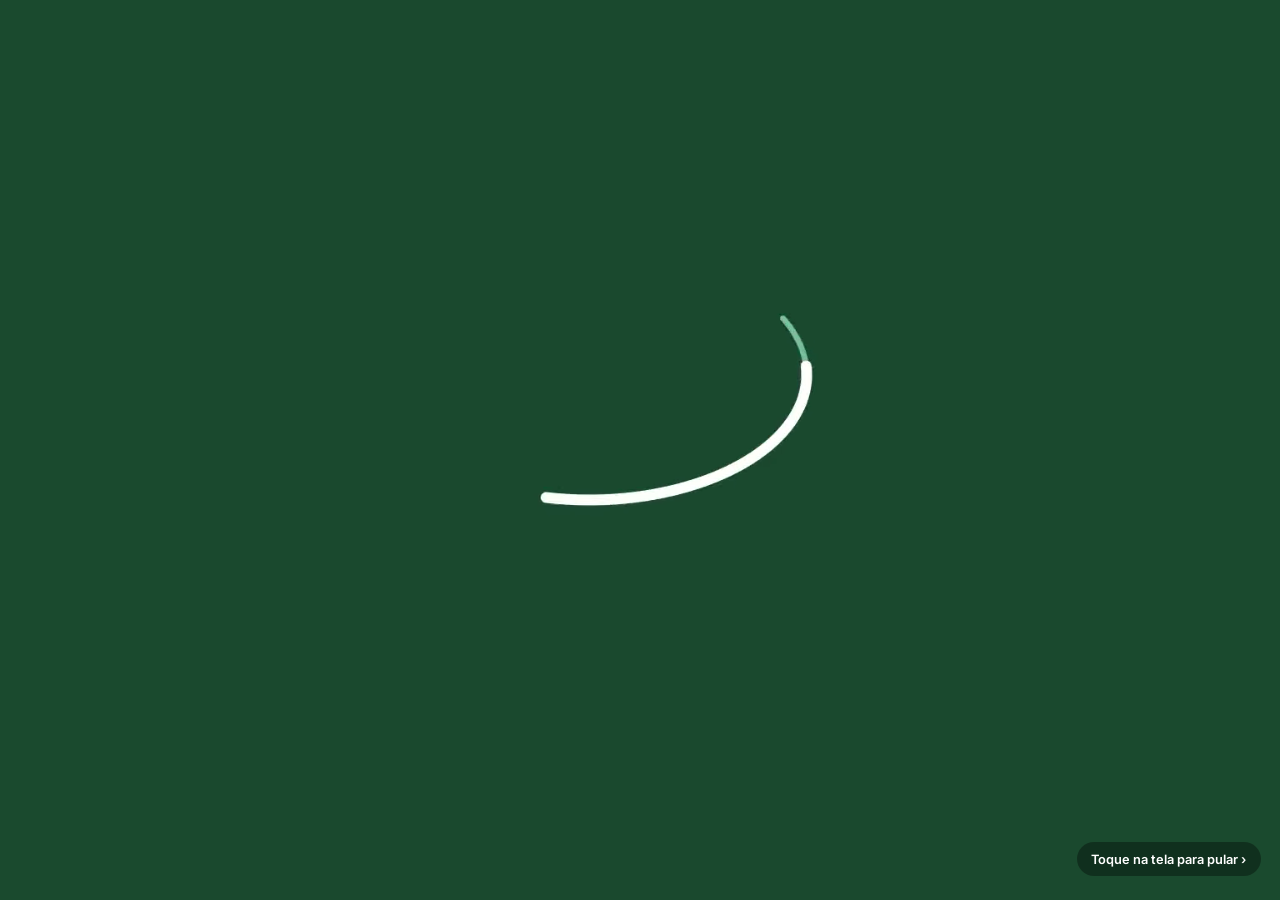
<file: index.html>
<!DOCTYPE html>
<html lang="pt-BR">
<head>
  <meta charset="UTF-8" />
  <meta name="viewport" content="width=device-width, initial-scale=1.0" />
  <title>Echo Jardinagem — Portal dos Condomínios</title>
  <meta name="description" content="Registre solicitações e acompanhe os resultados dos serviços de jardinagem da Echo Jardinagem." />
  <meta name="theme-color" content="#0d2b1a" />
  <!-- App instalável (ícone na tela inicial) -->
  <link rel="manifest" href="manifest.webmanifest" />
  <link rel="icon" href="favicon.ico" sizes="any" />
  <link rel="icon" href="icons/favicon-32.png" type="image/png" sizes="32x32" />
  <link rel="apple-touch-icon" href="icons/apple-touch-icon.png" />
  <meta name="apple-mobile-web-app-capable" content="yes" />
  <meta name="mobile-web-app-capable" content="yes" />
  <meta name="apple-mobile-web-app-title" content="Echo" />
  <meta name="apple-mobile-web-app-status-bar-style" content="black-translucent" />
  <link rel="preconnect" href="https://fonts.googleapis.com" />
  <link rel="preconnect" href="https://fonts.gstatic.com" crossorigin />
  <link rel="stylesheet" href="https://fonts.googleapis.com/css2?family=Inter:wght@400;500;600;700;800&display=swap" />
  <link rel="stylesheet" href="css/portal.css" />
  <!-- Bibliotecas guardadas no próprio repositório (não dependem de CDN externa) -->
  <script src="js/vendor/react.production.min.js"></script>
  <script src="js/vendor/react-dom.production.min.js"></script>
  <script src="js/vendor/supabase.js"></script>
  <script type="module" src="js/app.js"></script>
</head>
<body>
  <div id="app"><div class="carregando">🌿 Carregando…</div></div>
  <noscript><p class="estreito">Ative o JavaScript para usar o portal.</p></noscript>
</body>
</html>
</file>
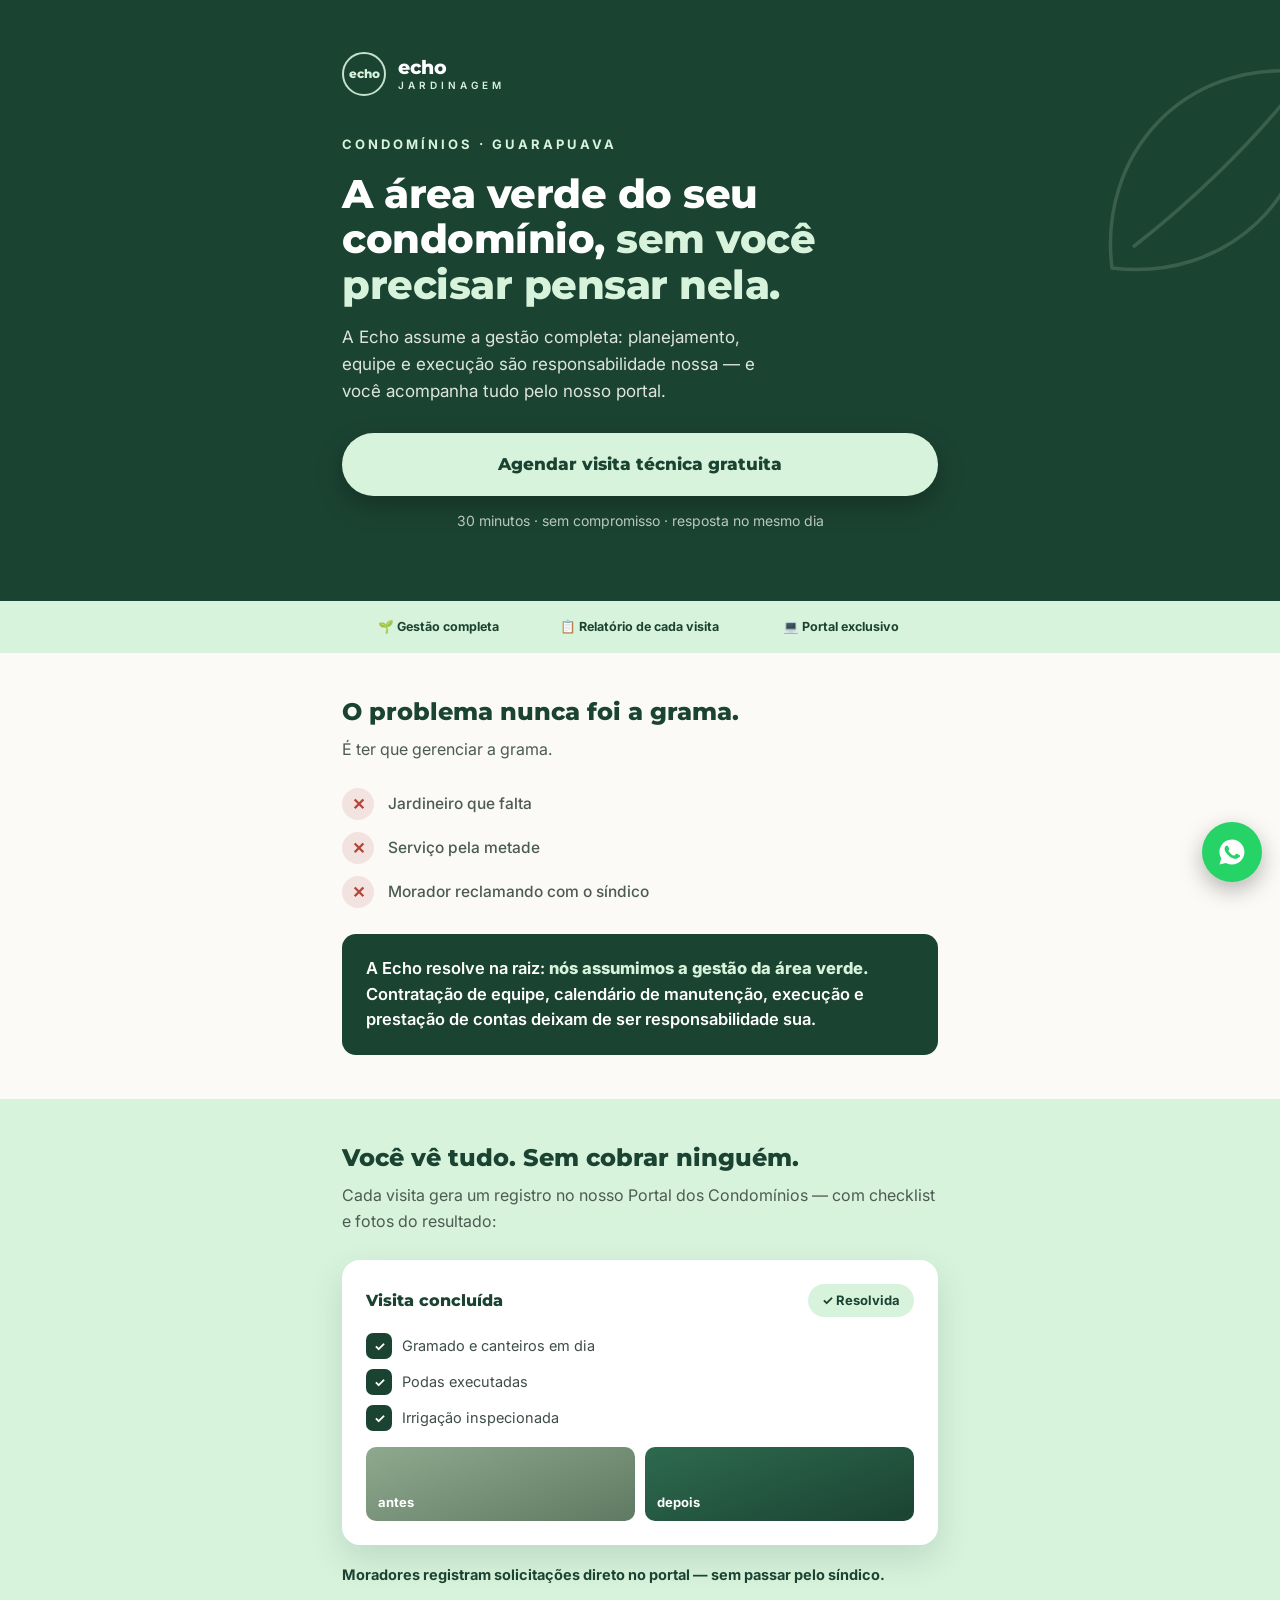
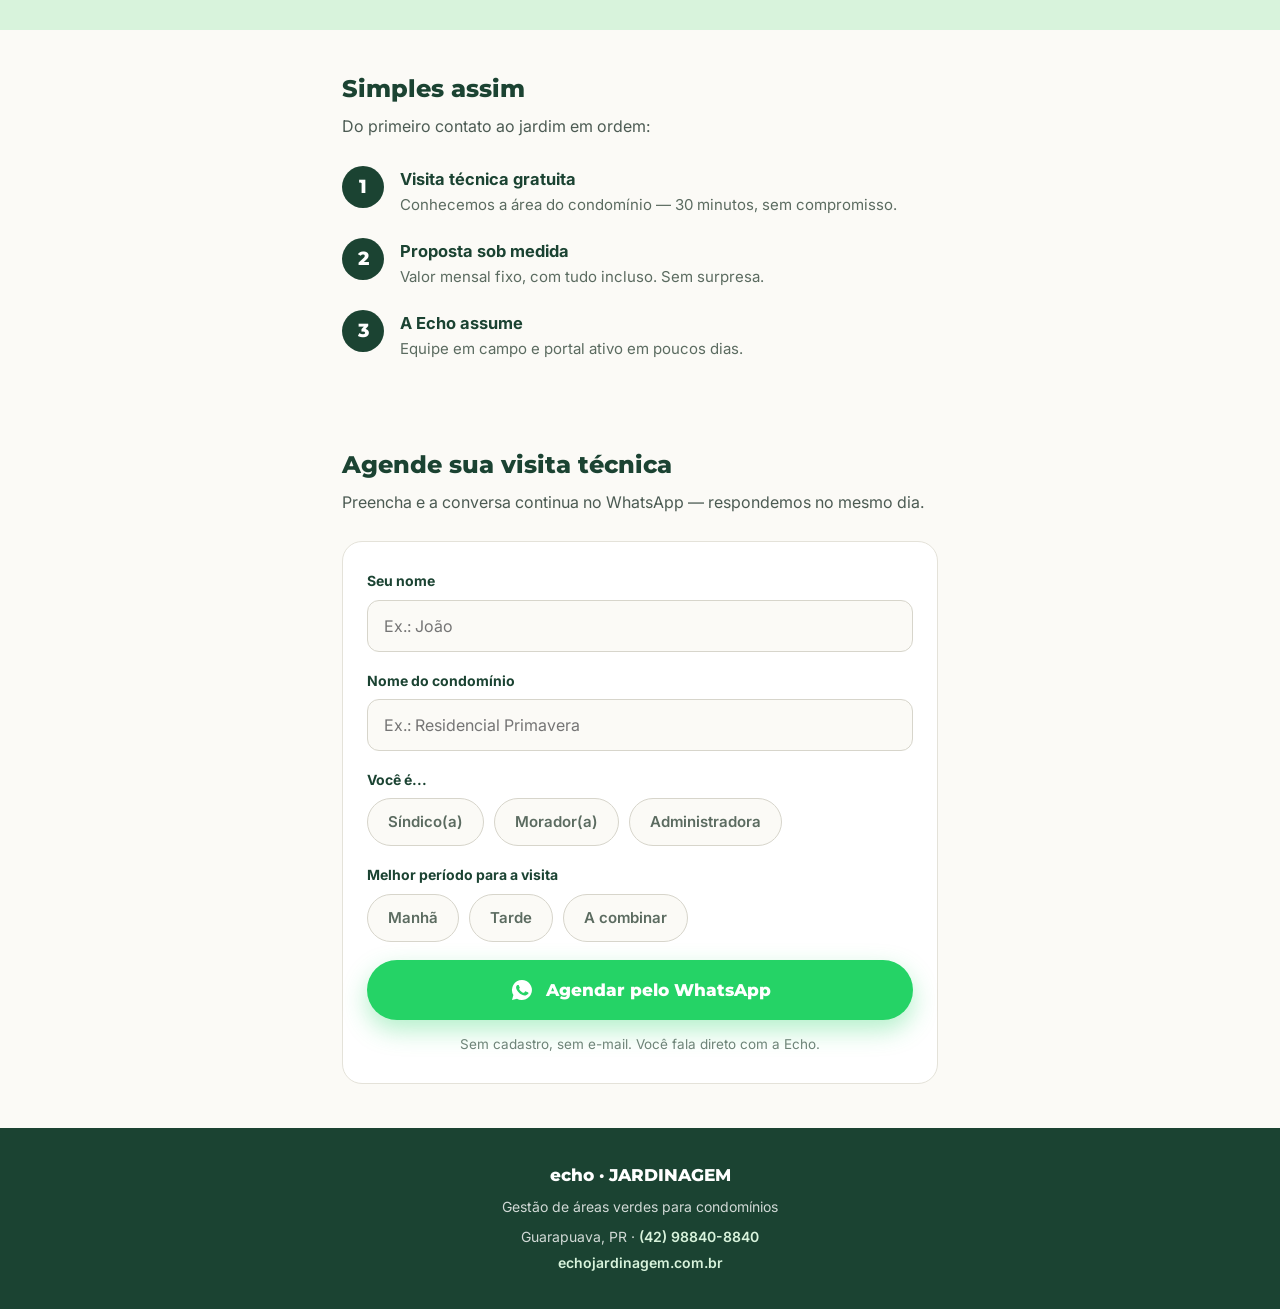
<file: visita/index.html>
<!DOCTYPE html>
<html lang="pt-BR">
<head>
<meta charset="UTF-8">
<meta name="viewport" content="width=device-width, initial-scale=1.0">
<title>Agende sua visita técnica gratuita — Echo Jardinagem</title>
<meta name="description" content="Gestão de áreas verdes para condomínios em Guarapuava. Agende uma visita técnica gratuita de 30 minutos.">
<link rel="preconnect" href="https://fonts.googleapis.com">
<link rel="preconnect" href="https://fonts.gstatic.com" crossorigin>
<link href="https://fonts.googleapis.com/css2?family=Montserrat:wght@700;800&family=Inter:wght@400;500;600;700&display=swap" rel="stylesheet">
<style>
  :root{
    --green:#1B4332;
    --green-mid:#2D6A4F;
    --mint:#D8F3DC;
    --paper:#FBFAF6;
    --ink:#22302A;
    --muted:#6E8478;
    --whats:#25D366;
  }
  *{margin:0;padding:0;box-sizing:border-box;}
  html{scroll-behavior:smooth;}
  body{
    font-family:'Inter',sans-serif;
    background:var(--paper);
    color:var(--ink);
    line-height:1.6;
  }
  .wrap{max-width:560px;margin:0 auto;padding:0 22px;}

  /* ===== HERO ===== */
  .hero{
    background:var(--green);
    color:#fff;
    padding:36px 0 52px;
    position:relative;
    overflow:hidden;
  }
  .hero svg.leaf{
    position:absolute;right:-70px;top:30px;width:280px;opacity:.16;
  }
  .brand{display:flex;align-items:center;gap:12px;margin-bottom:38px;position:relative;z-index:2;}
  .brand .mark{
    width:44px;height:44px;border-radius:50%;
    border:2px solid rgba(216,243,220,.9);
    display:flex;align-items:center;justify-content:center;
    font-family:'Montserrat';font-weight:800;font-size:12px;color:var(--mint);
  }
  .brand .word{font-family:'Montserrat';font-weight:800;font-size:19px;line-height:1;}
  .brand .word small{display:block;font-family:'Inter';font-weight:600;font-size:10px;letter-spacing:4px;color:var(--mint);margin-top:3px;}

  .kicker{
    font-size:13px;font-weight:700;letter-spacing:3px;text-transform:uppercase;
    color:var(--mint);margin-bottom:16px;position:relative;z-index:2;
  }
  h1{
    font-family:'Montserrat';font-weight:800;
    font-size:clamp(30px,7.5vw,40px);
    line-height:1.14;letter-spacing:-0.5px;
    position:relative;z-index:2;
  }
  h1 em{font-style:normal;color:var(--mint);}
  .hero p{
    margin-top:16px;font-size:17px;color:rgba(255,255,255,.86);
    max-width:440px;position:relative;z-index:2;
  }
  .hero-cta{
    display:block;margin-top:28px;background:var(--mint);color:var(--green);
    font-family:'Montserrat';font-weight:800;font-size:17px;
    text-align:center;text-decoration:none;
    padding:18px 28px;border-radius:100px;
    position:relative;z-index:2;
    box-shadow:0 10px 26px rgba(0,0,0,.25);
  }
  .hero-note{
    margin-top:14px;font-size:14px;color:rgba(255,255,255,.7);
    text-align:center;position:relative;z-index:2;
  }

  /* ===== TRUST STRIP ===== */
  .strip{
    background:var(--mint);
    padding:16px 0;
  }
  .strip .wrap{
    display:flex;justify-content:space-between;gap:8px;
    font-size:12.5px;font-weight:700;color:var(--green);
    text-align:center;
  }
  .strip span{flex:1;}

  /* ===== SECTIONS ===== */
  section{padding:44px 0;}
  h2{
    font-family:'Montserrat';font-weight:800;
    font-size:24px;color:var(--green);line-height:1.25;
    margin-bottom:10px;
  }
  .lead{font-size:16px;color:#4C5B53;margin-bottom:26px;}

  /* pains */
  .pains{display:flex;flex-direction:column;gap:12px;margin-bottom:26px;}
  .pain{
    display:flex;align-items:center;gap:14px;
    font-size:15.5px;font-weight:500;color:#4C5B53;
  }
  .pain b{
    width:32px;height:32px;border-radius:50%;flex:0 0 32px;
    background:#F3E3E0;color:#B3453A;
    display:flex;align-items:center;justify-content:center;font-size:16px;
  }
  .turn{
    background:var(--green);color:#fff;border-radius:14px;
    padding:22px 24px;font-size:16.5px;font-weight:600;line-height:1.55;
  }
  .turn em{font-style:normal;color:var(--mint);font-weight:800;}

  /* steps */
  .steps{display:flex;flex-direction:column;gap:20px;}
  .step{display:flex;gap:16px;align-items:flex-start;}
  .step b{
    width:42px;height:42px;border-radius:50%;flex:0 0 42px;
    background:var(--green);color:#fff;
    display:flex;align-items:center;justify-content:center;
    font-family:'Montserrat';font-weight:800;font-size:19px;
  }
  .step strong{display:block;color:var(--green);font-size:16.5px;}
  .step span{font-size:15px;color:#5B6B60;}

  /* portal */
  .portal{background:var(--mint);}
  .pcard{
    background:#fff;border-radius:18px;padding:24px;
    box-shadow:0 14px 34px rgba(27,67,50,.14);
  }
  .pcard .phead{display:flex;justify-content:space-between;align-items:center;margin-bottom:16px;}
  .pcard .pid{font-family:'Montserrat';font-weight:800;font-size:16px;color:var(--green);}
  .pcard .pstatus{background:var(--mint);color:var(--green);font-weight:700;font-size:13px;border-radius:100px;padding:6px 14px;}
  .pcard .check{display:flex;flex-direction:column;gap:10px;}
  .pcard .check div{display:flex;align-items:center;gap:10px;font-size:14.5px;color:#3E4E46;}
  .pcard .check b{
    width:26px;height:26px;border-radius:7px;flex:0 0 26px;
    background:var(--green);color:#fff;
    display:flex;align-items:center;justify-content:center;font-size:13px;
  }
  .pcard .photos{display:flex;gap:10px;margin-top:16px;}
  .pcard .ph{flex:1;height:74px;border-radius:10px;display:flex;align-items:flex-end;padding:8px 12px;font-weight:700;font-size:13px;color:#fff;}
  .pcard .ph.before{background:linear-gradient(160deg,#8FA98F,#5F7A62);}
  .pcard .ph.after{background:linear-gradient(160deg,#2D6A4F,#1B4332);}
  .portal .note{margin-top:18px;font-size:14.5px;font-weight:700;color:var(--green);}

  /* ===== FORM ===== */
  .form-section{background:var(--paper);}
  .card-form{
    background:#fff;border:1.5px solid #E4E2D9;border-radius:20px;
    padding:28px 24px;
  }
  .field{margin-bottom:18px;}
  label{
    display:block;font-size:14px;font-weight:700;color:var(--green);
    margin-bottom:7px;
  }
  input[type=text], input[type=tel], select{
    width:100%;padding:15px 16px;font-size:16px;
    font-family:'Inter';color:var(--ink);
    border:1.5px solid #D7D5CB;border-radius:12px;
    background:var(--paper);
    -webkit-appearance:none;appearance:none;
  }
  input:focus, select:focus{outline:2px solid var(--green-mid);border-color:var(--green-mid);}
  .chips{display:flex;gap:10px;flex-wrap:wrap;}
  .chip{
    border:1.5px solid #D7D5CB;background:var(--paper);
    border-radius:100px;padding:11px 20px;
    font-size:15px;font-weight:600;color:#5B6B60;
    cursor:pointer;user-select:none;
  }
  .chip.on{background:var(--green);border-color:var(--green);color:#fff;}
  .submit{
    width:100%;margin-top:8px;
    background:var(--whats);color:#fff;border:none;cursor:pointer;
    font-family:'Montserrat';font-weight:800;font-size:17px;
    padding:18px;border-radius:100px;
    display:flex;align-items:center;justify-content:center;gap:12px;
    box-shadow:0 10px 24px rgba(37,211,102,.35);
  }
  .submit:active{transform:scale(.985);}
  .form-note{margin-top:14px;font-size:13.5px;color:var(--muted);text-align:center;}

  /* footer */
  footer{
    background:var(--green);color:rgba(255,255,255,.8);
    padding:34px 0;font-size:14px;text-align:center;
  }
  footer .fbrand{font-family:'Montserrat';font-weight:800;font-size:17px;color:#fff;margin-bottom:6px;}
  footer a{color:var(--mint);text-decoration:none;font-weight:600;}

  /* floating whatsapp */
  .float-wa{
    position:fixed;right:18px;bottom:18px;z-index:50;
    width:60px;height:60px;border-radius:50%;
    background:var(--whats);
    display:flex;align-items:center;justify-content:center;
    box-shadow:0 8px 22px rgba(0,0,0,.28);
  }

  @media (min-width:700px){
    .wrap{max-width:640px;}
    .hero{padding:52px 0 68px;}
  }
</style>
</head>
<body>

<!-- HERO -->
<header class="hero">
  <svg class="leaf" viewBox="0 0 200 200" fill="none">
    <path d="M30 170 C 20 90, 80 20, 170 30 C 180 120, 110 180, 30 170 Z" stroke="#D8F3DC" stroke-width="2.5"/>
    <path d="M45 155 C 90 120, 130 80, 158 45" stroke="#D8F3DC" stroke-width="2.5"/>
  </svg>
  <div class="wrap">
    <div class="brand">
      <div class="mark">echo</div>
      <div class="word">echo<small>JARDINAGEM</small></div>
    </div>
    <div class="kicker">Condomínios · Guarapuava</div>
    <h1>A área verde do seu condomínio, <em>sem você precisar pensar nela.</em></h1>
    <p>A Echo assume a gestão completa: planejamento, equipe e execução são responsabilidade nossa — e você acompanha tudo pelo nosso portal.</p>
    <a class="hero-cta" href="#agendar">Agendar visita técnica gratuita</a>
    <div class="hero-note">30 minutos · sem compromisso · resposta no mesmo dia</div>
  </div>
</header>

<!-- TRUST STRIP -->
<div class="strip">
  <div class="wrap">
    <span>🌱 Gestão completa</span>
    <span>📋 Relatório de cada visita</span>
    <span>💻 Portal exclusivo</span>
  </div>
</div>

<!-- PROBLEM / TURN -->
<section>
  <div class="wrap">
    <h2>O problema nunca foi a grama.</h2>
    <p class="lead">É ter que gerenciar a grama.</p>
    <div class="pains">
      <div class="pain"><b>✕</b> Jardineiro que falta</div>
      <div class="pain"><b>✕</b> Serviço pela metade</div>
      <div class="pain"><b>✕</b> Morador reclamando com o síndico</div>
    </div>
    <div class="turn">A Echo resolve na raiz: <em>nós assumimos a gestão da área verde.</em> Contratação de equipe, calendário de manutenção, execução e prestação de contas deixam de ser responsabilidade sua.</div>
  </div>
</section>

<!-- PORTAL -->
<section class="portal">
  <div class="wrap">
    <h2>Você vê tudo. Sem cobrar ninguém.</h2>
    <p class="lead">Cada visita gera um registro no nosso Portal dos Condomínios — com checklist e fotos do resultado:</p>
    <div class="pcard">
      <div class="phead">
        <div class="pid">Visita concluída</div>
        <div class="pstatus">✓ Resolvida</div>
      </div>
      <div class="check">
        <div><b>✓</b> Gramado e canteiros em dia</div>
        <div><b>✓</b> Podas executadas</div>
        <div><b>✓</b> Irrigação inspecionada</div>
      </div>
      <div class="photos">
        <div class="ph before">antes</div>
        <div class="ph after">depois</div>
      </div>
    </div>
    <div class="note">Moradores registram solicitações direto no portal — sem passar pelo síndico.</div>
  </div>
</section>

<!-- STEPS -->
<section>
  <div class="wrap">
    <h2>Simples assim</h2>
    <p class="lead">Do primeiro contato ao jardim em ordem:</p>
    <div class="steps">
      <div class="step"><b>1</b><div><strong>Visita técnica gratuita</strong><span>Conhecemos a área do condomínio — 30 minutos, sem compromisso.</span></div></div>
      <div class="step"><b>2</b><div><strong>Proposta sob medida</strong><span>Valor mensal fixo, com tudo incluso. Sem surpresa.</span></div></div>
      <div class="step"><b>3</b><div><strong>A Echo assume</strong><span>Equipe em campo e portal ativo em poucos dias.</span></div></div>
    </div>
  </div>
</section>

<!-- FORM -->
<section class="form-section" id="agendar">
  <div class="wrap">
    <h2>Agende sua visita técnica</h2>
    <p class="lead">Preencha e a conversa continua no WhatsApp — respondemos no mesmo dia.</p>
    <div class="card-form">
      <div class="field">
        <label for="nome">Seu nome</label>
        <input type="text" id="nome" placeholder="Ex.: João" autocomplete="name">
      </div>
      <div class="field">
        <label for="condominio">Nome do condomínio</label>
        <input type="text" id="condominio" placeholder="Ex.: Residencial Primavera">
      </div>
      <div class="field">
        <label>Você é...</label>
        <div class="chips" id="papel">
          <div class="chip" data-v="Síndico(a)">Síndico(a)</div>
          <div class="chip" data-v="Morador(a)">Morador(a)</div>
          <div class="chip" data-v="Administradora">Administradora</div>
        </div>
      </div>
      <div class="field">
        <label>Melhor período para a visita</label>
        <div class="chips" id="periodo">
          <div class="chip" data-v="Manhã">Manhã</div>
          <div class="chip" data-v="Tarde">Tarde</div>
          <div class="chip" data-v="A combinar">A combinar</div>
        </div>
      </div>
      <button class="submit" onclick="enviar()">
        <svg width="24" height="24" viewBox="0 0 24 24" fill="#fff"><path d="M12 2a10 10 0 0 0-8.6 15.1L2 22l5-1.3A10 10 0 1 0 12 2Zm5.3 14.2c-.2.6-1.3 1.2-1.8 1.2-.5.1-1 .2-3.4-.7-2.9-1.2-4.7-4.1-4.9-4.3-.1-.2-1.1-1.5-1.1-2.9s.7-2 1-2.3c.2-.3.5-.3.7-.3h.5c.2 0 .4 0 .6.5s.8 1.9.8 2c.1.1.1.3 0 .5l-.4.6c-.2.2-.3.4-.1.7.2.3.8 1.3 1.7 2.1 1.2 1.1 2.2 1.4 2.5 1.5.3.1.5.1.7-.1l1-1.2c.2-.3.4-.2.7-.1l2 .9c.3.2.5.3.5.4.1.1.1.7-.1 1.5Z"/></svg>
        Agendar pelo WhatsApp
      </button>
      <div class="form-note">Sem cadastro, sem e-mail. Você fala direto com a Echo.</div>
    </div>
  </div>
</section>

<footer>
  <div class="wrap">
    <div class="fbrand">echo · JARDINAGEM</div>
    <div>Gestão de áreas verdes para condomínios</div>
    <div style="margin-top:8px;">Guarapuava, PR · <a href="https://wa.me/5542988408840">(42) 98840-8840</a></div>
    <div style="margin-top:4px;"><a href="https://echojardinagem.com.br">echojardinagem.com.br</a></div>
  </div>
</footer>

<!-- floating whatsapp -->
<a class="float-wa" href="https://wa.me/5542988408840?text=Ol%C3%A1!%20Vim%20pelo%20Instagram%20e%20quero%20agendar%20uma%20visita%20t%C3%A9cnica." aria-label="WhatsApp">
  <svg width="30" height="30" viewBox="0 0 24 24" fill="#fff"><path d="M12 2a10 10 0 0 0-8.6 15.1L2 22l5-1.3A10 10 0 1 0 12 2Zm5.3 14.2c-.2.6-1.3 1.2-1.8 1.2-.5.1-1 .2-3.4-.7-2.9-1.2-4.7-4.1-4.9-4.3-.1-.2-1.1-1.5-1.1-2.9s.7-2 1-2.3c.2-.3.5-.3.7-.3h.5c.2 0 .4 0 .6.5s.8 1.9.8 2c.1.1.1.3 0 .5l-.4.6c-.2.2-.3.4-.1.7.2.3.8 1.3 1.7 2.1 1.2 1.1 2.2 1.4 2.5 1.5.3.1.5.1.7-.1l1-1.2c.2-.3.4-.2.7-.1l2 .9c.3.2.5.3.5.4.1.1.1.7-.1 1.5Z"/></svg>
</a>

<script>
  // seleção de chips (uma por grupo)
  document.querySelectorAll('.chips').forEach(function(group){
    group.addEventListener('click', function(e){
      var chip = e.target.closest('.chip');
      if(!chip) return;
      group.querySelectorAll('.chip').forEach(function(c){ c.classList.remove('on'); });
      chip.classList.add('on');
    });
  });

  function val(id){ return (document.getElementById(id).value || '').trim(); }
  function chipVal(id){
    var on = document.querySelector('#'+id+' .chip.on');
    return on ? on.getAttribute('data-v') : '';
  }

  function enviar(){
    var nome = val('nome');
    var cond = val('condominio');
    var papel = chipVal('papel');
    var periodo = chipVal('periodo');

    var linhas = ['Olá! Vim pelo Instagram e quero agendar uma *visita técnica gratuita*.'];
    if(nome) linhas.push('Nome: ' + nome);
    if(cond) linhas.push('Condomínio: ' + cond);
    if(papel) linhas.push('Sou: ' + papel);
    if(periodo) linhas.push('Melhor período: ' + periodo);

    var msg = encodeURIComponent(linhas.join('\n'));
    window.open('https://wa.me/5542988408840?text=' + msg, '_blank');
  }
</script>

</body>
</html>
</file>
<file: css/portal.css>
/* Echo Jardinagem — Portal dos Condomínios */
:root {
  --v900: #0d2b1a; --v800: #1a4a2e; --v700: #2d6a4f; --v500: #52b788; --v400: #74c69d;
  --v300: #95d5b2; --v200: #b7e4c7; --v100: #d8f3dc; --v50: #f0faf3;
  --c800: #1f2d26; --c600: #4a5a50; --c400: #8a9a8f; --c200: #e2ebe4;
  --erro: #b91c1c; --erro-bg: #fef2f2; --erro-borda: #fecaca;
  --amarelo: #d97706; --amarelo-bg: #fef3c7;
  --azul: #2563eb; --azul-bg: #dbeafe;
  --raio: 14px; --sombra: 0 2px 10px rgba(0, 0, 0, .06);
}
* { margin: 0; padding: 0; box-sizing: border-box; }
body { font-family: Inter, "Segoe UI", system-ui, sans-serif; background: var(--v50); color: var(--c800); min-height: 100vh; line-height: 1.5; }
a { color: inherit; text-decoration: none; }
img { max-width: 100%; display: block; }
button { font: inherit; cursor: pointer; }
button:disabled { opacity: .6; cursor: default; }
h2 { color: var(--v800); font-size: 1.15rem; font-weight: 800; margin-bottom: .3rem; }
h3 { color: var(--v800); font-size: .95rem; font-weight: 800; }
small { font-size: .74rem; color: var(--c400); display: block; }
ul { list-style: none; }

/* Layout */
.estreito { max-width: 540px; margin: 0 auto; padding: 1.5rem 1.2rem; }
.largo-max { max-width: 760px; margin: 0 auto; }
.conteudo { padding: 1.2rem; }
.centro { text-align: center; }
.pilha { display: flex; flex-direction: column; gap: .9rem; }
.pilha-p { display: flex; flex-direction: column; gap: .45rem; }
.linha { display: flex; gap: .5rem; align-items: center; flex-wrap: wrap; }
.linha.entre { justify-content: space-between; }
.cresce { flex: 1; min-width: 0; }
.grade-2 { display: grid; grid-template-columns: 1fr 1fr; gap: .7rem; }
.mb { margin-bottom: 1.1rem; }
.mt-p { margin-top: .3rem; }
.suave { color: var(--c600); font-size: .86rem; }
.verde { color: var(--v500); font-weight: 600; }
.corta { overflow: hidden; text-overflow: ellipsis; white-space: nowrap; display: block; }
@media (max-width: 480px) { .grade-2 { grid-template-columns: 1fr; } }

/* Formulários */
.campo { display: block; text-align: left; }
.rotulo { display: block; font-size: .72rem; font-weight: 700; color: var(--v700); margin-bottom: .3rem; text-transform: uppercase; letter-spacing: .05em; }
input:not([type=checkbox]), select, textarea {
  background: var(--v50); border: 1.5px solid var(--v100); border-radius: 9px; padding: .65rem .9rem;
  font: inherit; font-size: .9rem; color: var(--c800); outline: none; width: 100%;
}
input:focus, select:focus, textarea:focus { border-color: var(--v500); }
textarea { resize: vertical; min-height: 90px; }
input[type=checkbox] { width: 16px; height: 16px; accent-color: var(--v500); }
input.num { width: 70px; text-align: center; }
input.codigo, .entrada-codigo { letter-spacing: .1em; font-weight: 700; }
.entrada-codigo { text-align: center; font-size: 1.05rem; margin-bottom: .9rem; }

/* Botões */
.btn { display: inline-block; border: none; border-radius: 100px; padding: .72rem 1.5rem; font-weight: 700; font-size: .9rem; text-align: center; }
.btn-primario { background: var(--v800); color: #fff; }
.btn-primario:hover:not(:disabled) { background: var(--v700); }
.btn-contorno { background: none; border: 1.5px solid var(--c200); color: var(--c600); }
.btn.largo { width: 100%; }
.btn-mini { background: var(--v50); border: 1.5px solid var(--v200); color: var(--v700); border-radius: 8px; padding: .32rem .65rem; font-size: .78rem; font-weight: 600; flex-shrink: 0; }
.btn-mini.perigo { background: #fff5f5; border-color: var(--erro-borda); color: #ef4444; }
.link-perigo { background: none; border: none; color: #ef4444; font-size: .78rem; margin-top: .3rem; }
.link-suave { background: none; border: none; color: var(--c400); font-size: .8rem; text-decoration: underline; }
.voltar { display: inline-flex; color: var(--v700); font-weight: 600; font-size: .85rem; margin-bottom: 1.2rem; }
.chip { padding: .38rem .85rem; border-radius: 100px; border: 1.5px solid var(--c200); background: #fff; color: var(--c600); font-size: .78rem; font-weight: 600; }
.chip.ativo { background: var(--v500); border-color: var(--v500); color: #fff; }
.filtros, .dias { display: flex; gap: .4rem; flex-wrap: wrap; }
.dias .chip { min-width: 42px; padding: .35rem .5rem; }

/* Alertas e estados */
.alerta { border-radius: 9px; padding: .7rem 1rem; font-size: .85rem; text-align: left; }
.alerta-erro { background: var(--erro-bg); border: 1.5px solid var(--erro-borda); color: var(--erro); }
.alerta-aviso { display: block; background: var(--amarelo-bg); border: 1.5px solid #fbbf24; color: #92400e; font-weight: 600; }
.alerta-ok { background: var(--v50); border: 1.5px solid var(--v200); color: var(--v700); font-weight: 600; }
.carregando { display: flex; align-items: center; justify-content: center; min-height: 100vh; background: var(--v900); color: var(--v400); font-weight: 600; }
.vazio { text-align: center; padding: 3rem 1rem; background: #fff; border-radius: var(--raio); border: 1.5px dashed var(--c200); color: var(--c400); }
.vazio-ico { font-size: 2.5rem; margin-bottom: .8rem; }
.vazio-titulo { font-weight: 700; color: var(--c600); margin-bottom: .3rem; }
.vazio-sub { font-size: .83rem; }
.aviso { position: fixed; top: 1rem; right: 1rem; left: auto; background: var(--v800); color: #fff; padding: .75rem 1.2rem; border-radius: 12px; font-size: .85rem; font-weight: 600; z-index: 2000; box-shadow: 0 4px 16px rgba(0, 0, 0, .3); max-width: 300px; }

/* Selos */
.selo { font-size: .72rem; font-weight: 700; padding: .2rem .65rem; border-radius: 100px; white-space: nowrap; display: inline-block; }
.st-pendente { background: var(--amarelo-bg); color: #b45309; }
.st-andamento { background: var(--azul-bg); color: var(--azul); }
.st-resolvida { background: #dcfce7; color: #15803d; }
.st-erro { background: var(--erro-bg); color: #ef4444; }

/* Cartões */
.cartao { background: #fff; border-radius: 16px; padding: 1.6rem; border: 1.5px solid var(--v100); box-shadow: var(--sombra); }
.cartao.destaque { border-color: #fbbf24; }
.ico-grande { font-size: 2.5rem; margin-bottom: .8rem; }
.codigo-caixa { background: var(--v50); border: 1.5px solid var(--v100); border-radius: 10px; padding: 1rem; margin: 1.2rem 0 1.5rem; }
.codigo-caixa small { text-transform: uppercase; font-weight: 700; letter-spacing: .06em; }
.codigo-caixa strong { font-size: 1.4rem; color: var(--v700); letter-spacing: .15em; }
.cartao-acao { display: block; background: #fff; border: 1.5px solid var(--c200); border-radius: 16px; padding: 1.5rem; box-shadow: 0 2px 12px rgba(0, 0, 0, .07); }
.cartao-acao strong { display: block; font-size: 1rem; font-weight: 800; color: var(--v800); margin-bottom: .35rem; }
.cartao-acao p { font-size: .85rem; color: var(--c600); margin-bottom: 1rem; }
.cartao-acao.escuro { background: linear-gradient(135deg, var(--v800), var(--v700)); border: none; box-shadow: 0 4px 20px rgba(45, 106, 79, .35); }
.cartao-acao.escuro strong { color: #fff; }
.cartao-acao.escuro p { color: var(--v200); }
.cartao-ico { font-size: 2rem; margin-bottom: .8rem; }
.cartao-link { color: var(--v500); font-weight: 700; font-size: .84rem; }
.cartao-acao.escuro .cartao-link { color: var(--v400); }

.cartao-lista { background: #fff; border-radius: var(--raio); border: 1.5px solid var(--c200); overflow: hidden; box-shadow: var(--sombra); }
.cartao-lista.completo { border-color: var(--v400); }
.cartao-lista.urgente { border-color: #fbbf24; }
.cabeca-escura { background: linear-gradient(135deg, var(--v800), var(--v900)); padding: .85rem 1.2rem; display: flex; align-items: center; justify-content: space-between; gap: .5rem; }
.cabeca-escura strong { color: #fff; font-size: .9rem; }
.cabeca-escura small { color: var(--v300); }
.completo .cabeca-escura { background: linear-gradient(135deg, var(--v700), var(--v800)); }
.urgente .cabeca-escura { background: linear-gradient(135deg, #92400e, #78350f); }
.urgente .cabeca-escura small { color: #fcd34d; }
.cabeca-dir { display: flex; flex-direction: column; align-items: flex-end; gap: .3rem; }
.contador { background: rgba(255, 255, 255, .15); color: #fff; border-radius: 100px; padding: .22rem .7rem; font-size: .73rem; font-weight: 700; white-space: nowrap; }
.completo .contador { background: var(--v500); }
.urgente .contador { background: #f59e0b; }
.cabeca-clara { padding: .8rem 1.1rem; border-bottom: 1px solid var(--v50); display: flex; align-items: center; justify-content: space-between; gap: .5rem; flex-wrap: wrap; }
.cabeca-clara strong { font-size: .88rem; color: var(--v800); }
.corpo { padding: .9rem 1.1rem; font-size: .88rem; color: var(--c600); text-align: left; }
.rodape-cartao { padding: 1rem 1.1rem; border-top: 1px solid var(--v100); background: var(--v50); }
.faixa-status { padding: .9rem 1.2rem; display: flex; align-items: center; justify-content: space-between; }
.resposta { margin-top: .8rem; background: var(--v50); border: 1.5px solid var(--v100); border-radius: 9px; padding: .85rem; }
.resposta small { color: var(--v700); font-weight: 700; text-transform: uppercase; letter-spacing: .05em; }
.resposta p { color: var(--c800); }
.foto-larga { width: 100%; border-radius: 8px; margin-top: .7rem; }
.foto-miniatura { margin-top: .7rem; width: 100%; max-height: 200px; object-fit: cover; border-radius: 8px; }

/* Checklist e listas */
.checklist, .lista-simples { padding: 0 1.2rem; }
.checklist li + li, .lista-simples li + li { border-top: 1px solid var(--v50); }
.check { width: 100%; display: flex; align-items: center; gap: .8rem; padding: .78rem 0; background: none; border: none; text-align: left; }
.caixa { width: 22px; height: 22px; border-radius: 6px; border: 2px solid var(--v100); background: #fff; display: flex; align-items: center; justify-content: center; flex-shrink: 0; color: #fff; font-size: .72rem; font-weight: 900; transition: all .2s; }
.check.ok .caixa { border-color: var(--v500); background: var(--v500); }
.check-nome { font-size: .86rem; font-weight: 600; color: var(--c800); display: block; }
.check.ok .check-nome { color: var(--c400); text-decoration: line-through; }
.lista-simples li { display: flex; align-items: center; justify-content: space-between; gap: .8rem; padding: .78rem 0; }
.lista-simples strong { font-size: .86rem; color: var(--v800); }
.item-linha { background: #fff; border-radius: 12px; border: 1.5px solid var(--c200); padding: .85rem 1rem; display: flex; align-items: center; gap: .7rem; box-shadow: 0 1px 6px rgba(0, 0, 0, .04); }
.item-linha strong { font-size: .9rem; color: var(--v800); }
.item-linha.inativo { opacity: .6; }
.item-linha img.mini { width: 52px; height: 52px; object-fit: cover; border-radius: 8px; flex-shrink: 0; }

/* Topo e abas */
.hero { background: linear-gradient(135deg, var(--v900), var(--v800)); padding: 3rem 1.5rem 2.5rem; text-align: center; }
.hero h1 { color: #fff; font-size: clamp(2rem, 6vw, 3rem); font-weight: 800; line-height: 1.12; margin-bottom: .8rem; }
.hero h1 span { color: var(--v400); }
.hero p { color: var(--v200); font-size: .95rem; max-width: 400px; margin: 0 auto; }
.pilula { display: inline-block; background: rgba(82, 183, 136, .18); border: 1px solid rgba(82, 183, 136, .35); color: var(--v300); padding: .35rem 1rem; border-radius: 100px; font-size: .75rem; font-weight: 700; letter-spacing: .06em; margin-bottom: 1rem; }
.rodape { text-align: center; padding-bottom: 2rem; }
.rodape a { color: var(--c400); font-size: .78rem; text-decoration: underline; }
.topo { background: linear-gradient(135deg, var(--v900), var(--v800)); padding: 1.1rem 1.5rem; }
.topo h1 { color: #fff; font-size: 1.05rem; font-weight: 800; margin-top: .15rem; }
.topo-sup { color: var(--v400); font-size: .68rem; font-weight: 700; letter-spacing: .09em; text-transform: uppercase; }
.topo-voltar { background: none; border: none; color: var(--v300); font-size: .8rem; font-weight: 600; margin-bottom: .6rem; }
.topo-linha { display: flex; justify-content: space-between; align-items: flex-start; gap: .5rem; }
.topo-botoes { display: flex; gap: .4rem; flex-shrink: 0; }
.pilula-btn { background: rgba(255, 255, 255, .15); border: 1px solid rgba(255, 255, 255, .25); color: #fff; border-radius: 100px; padding: .45rem .85rem; font-size: .74rem; font-weight: 600; }
.pilula-btn.alerta { background: #f59e0b; }
.progresso { margin-top: .9rem; }
.progresso-txt { display: flex; justify-content: space-between; font-size: .72rem; color: var(--v300); margin-bottom: .35rem; }
.progresso-txt strong { color: var(--v400); }
.barra { background: rgba(255, 255, 255, .15); border-radius: 100px; height: 6px; overflow: hidden; }
.barra div { background: linear-gradient(90deg, var(--v500), var(--v400)); height: 100%; border-radius: 100px; transition: width .5s; }
.abas { background: #fff; border-bottom: 2px solid var(--c200); display: flex; }
.abas.rolavel { overflow-x: auto; }
.abas > * { flex: 1; background: none; border: none; border-bottom: 2.5px solid transparent; margin-bottom: -2px; padding: .8rem .9rem; font-size: .8rem; font-weight: 500; color: var(--c400); white-space: nowrap; text-align: center; }
.abas > .ativa { border-bottom-color: var(--v500); font-weight: 700; color: var(--v700); }

/* Fotos */
.foto { width: 100%; border-radius: 10px; overflow: hidden; border: 2px dashed var(--c200); background: var(--v50); min-height: 120px; display: flex; align-items: center; justify-content: center; position: relative; padding: 0; }
.foto-cheia { border-color: var(--v400); background: #000; }
.foto img { width: 100%; aspect-ratio: 4/3; object-fit: cover; }
.foto-vazia { display: flex; flex-direction: column; align-items: center; padding: 1.5rem 1rem; gap: .2rem; }
.foto-vazia strong { font-size: .85rem; color: var(--c600); }
.foto-ico { font-size: 2rem; }
.foto-msg { color: var(--v400); font-size: .85rem; font-weight: 600; }
.foto-trocar { position: absolute; top: 8px; right: 8px; background: rgba(0, 0, 0, .55); color: #fff; font-size: .72rem; font-weight: 600; padding: .25rem .7rem; border-radius: 100px; }
.foto-tag { position: absolute; bottom: 8px; left: 8px; color: #fff; font-size: .68rem; font-weight: 700; padding: .2rem .6rem; border-radius: 100px; }
.tag-antes { background: rgba(0, 0, 0, .7); }
.tag-depois { background: rgba(45, 106, 79, .85); }
.antes-depois { display: grid; gap: 2px; }
.antes-depois.duas { grid-template-columns: 1fr 1fr; }
.antes-depois figure { position: relative; }
.antes-depois img { width: 100%; aspect-ratio: 4/3; object-fit: cover; }
.cartao-post { background: #fff; border-radius: var(--raio); border: 1.5px solid var(--c200); overflow: hidden; box-shadow: var(--sombra); }
.cartao-post header { padding: .95rem 1.2rem; border-bottom: 1px solid var(--v50); }
.cartao-post header strong { color: var(--v800); }
.cartao-post > p { padding: 1rem 1.2rem; font-size: .88rem; color: var(--c600); }

/* Modal de condomínio */
.modal-fundo { position: fixed; inset: 0; background: rgba(0, 0, 0, .55); z-index: 999; display: flex; align-items: flex-end; justify-content: center; }
.modal { background: #fff; border-radius: 20px 20px 0 0; padding: 1.5rem; width: 100%; max-width: 540px; max-height: 93vh; overflow-y: auto; }
.fechar { background: none; border: none; font-size: 1.4rem; color: #aaa; line-height: 1; }
.secao { border-top: 1px solid var(--c200); padding-top: .85rem; }
.servico-item { display: flex; align-items: center; gap: .6rem; background: var(--v50); border-radius: 9px; padding: .6rem .9rem; border: 1px solid var(--v100); }
.servico-item strong { font-size: .84rem; color: var(--v800); }
.caixa-clara { background: #f9fffe; border: 1.5px solid var(--v100); border-radius: 12px; padding: .9rem; margin-top: .6rem; }
@media (min-width: 600px) { .modal-fundo { align-items: center; } .modal { border-radius: 20px; } }


/* Instalar app */
.cartao-instalar { width: 100%; display: flex; align-items: center; gap: .9rem; background: #fff; border: 1.5px dashed var(--v300); border-radius: 16px; padding: .9rem 1.1rem; text-align: left; }
.cartao-instalar img { border-radius: 10px; flex-shrink: 0; }
.cartao-instalar strong { display: block; color: var(--v800); font-size: .92rem; }
.cartao-instalar span:not(.instalar-seta) { flex: 1; }
.instalar-seta { font-size: 1.2rem; color: var(--v700); }
.dica-iphone { margin: .6rem 0 0 1.4rem; font-size: .85rem; color: var(--c600); display: grid; gap: .35rem; }

/* Vídeo de introdução */
.intro { position: fixed; inset: 0; z-index: 5000; background: var(--v800); display: flex; align-items: center; justify-content: center; cursor: pointer; transition: opacity .4s; }
.intro.saindo { opacity: 0; pointer-events: none; }
.intro video { width: 100%; height: 100%; object-fit: contain; }
.intro-pular { position: absolute; bottom: max(1.5rem, env(safe-area-inset-bottom)); right: 1.2rem; background: rgba(0, 0, 0, .35); color: #fff; font-size: .8rem; font-weight: 600; padding: .45rem .9rem; border-radius: 100px; }
</file>
